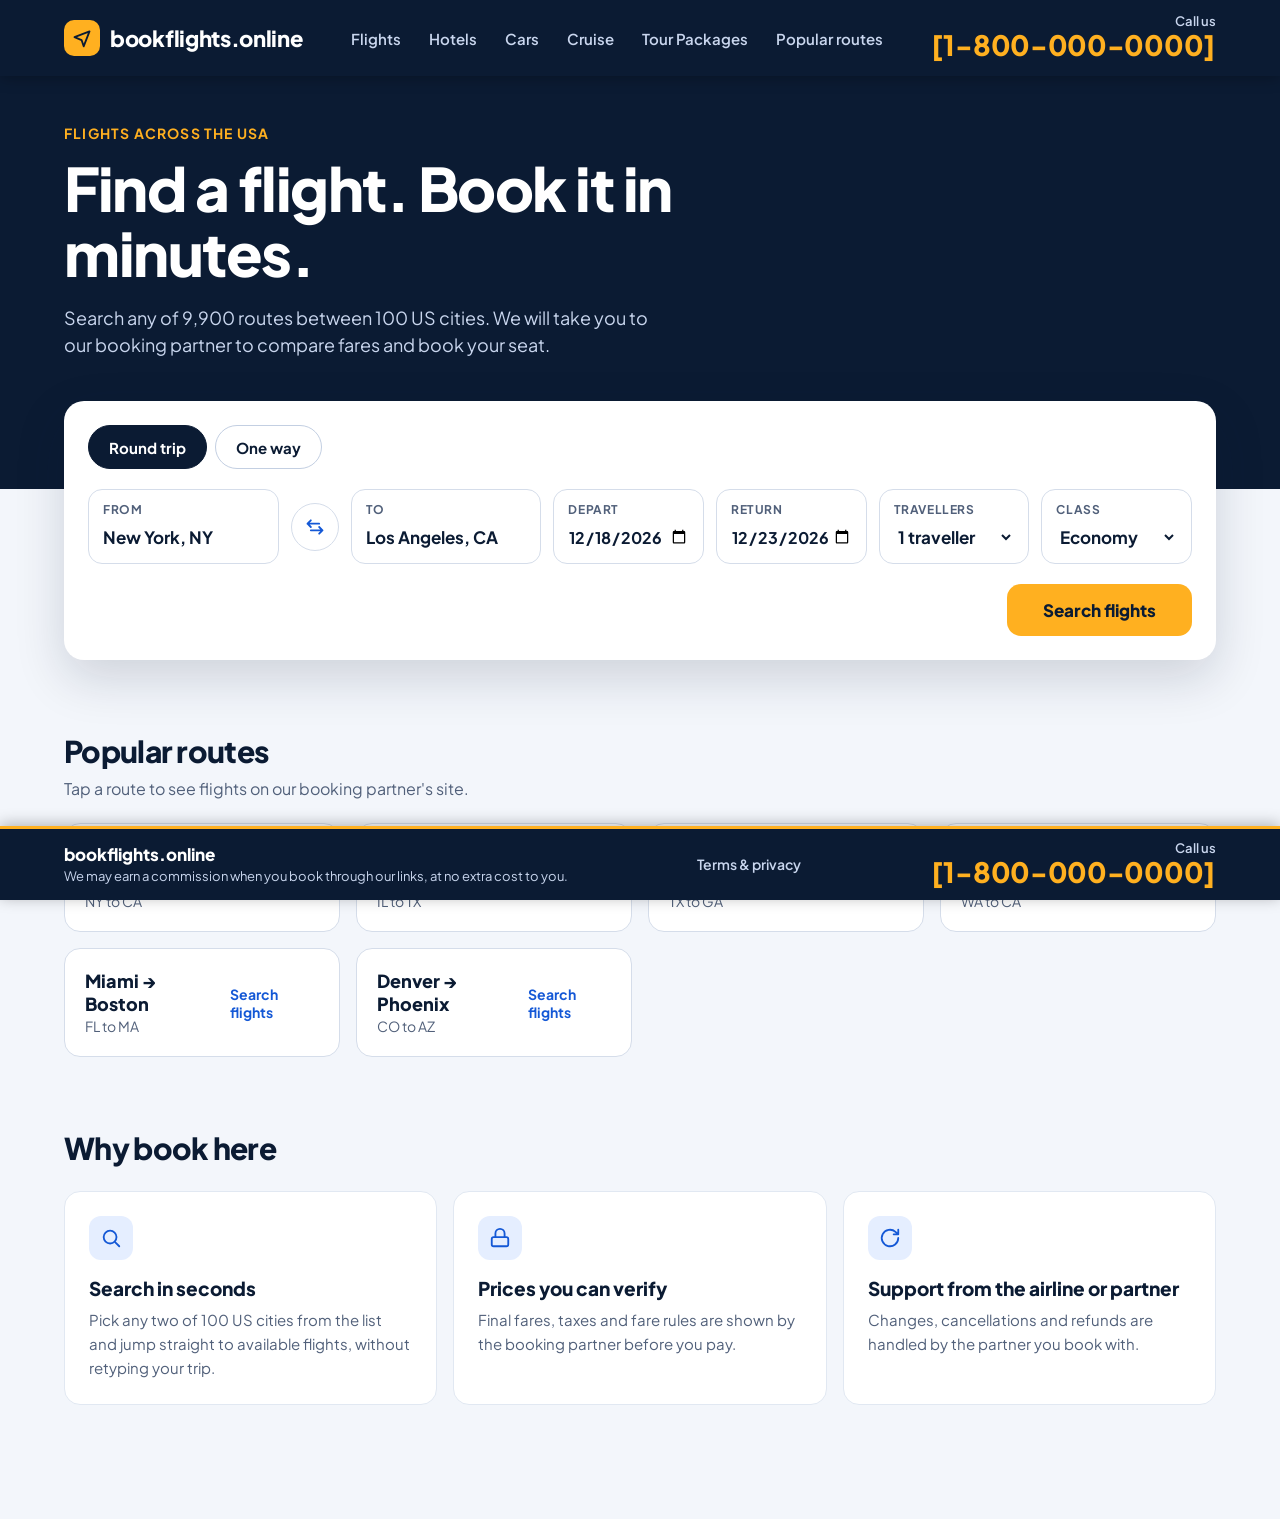
<file: index.html>
<!doctype html>
<html lang="en">
<head>
<meta charset="utf-8">
<meta name="viewport" content="width=device-width, initial-scale=1">
<title>bookflights.online | Search flights across the USA</title>
<meta name="description" content="Search flights between 100 US cities and continue on our booking partner's site.">
<link rel="preconnect" href="https://fonts.googleapis.com">
<link rel="stylesheet" href="https://fonts.googleapis.com/css2?family=Plus+Jakarta+Sans:wght@400;500;600;700;800&display=swap">
<link rel="stylesheet" href="site.css">
<script src="layout.js" defer></script>
<style>
button{font-family:inherit;cursor:pointer}
.hero{background:#0B1B33;padding:48px 0 130px}
.eyebrow{margin:0 0 14px;color:#FFB020;font-weight:700;font-size:14px;letter-spacing:1.2px;text-transform:uppercase}
h1{margin:0;color:#fff;font-size:clamp(34px,5vw,60px);line-height:1.08;font-weight:800;letter-spacing:-1.5px;max-width:760px}
.sub{margin:18px 0 0;color:#C9D6EE;font-size:18px;line-height:1.55;max-width:600px}
.search{margin:-88px auto 0;position:relative}
.card{background:#fff;border-radius:20px;padding:24px;box-shadow:0 18px 50px rgba(11,27,51,.16);display:flex;flex-direction:column;gap:20px}
.chips,.fields,.actions{display:flex;flex-wrap:wrap;gap:12px}
.chips{gap:8px}
.chip{min-height:44px;padding:0 20px;border-radius:999px;font-weight:700;font-size:15px;background:#fff;color:#0B1B33;border:1.5px solid #C3CFE2}
.chip[aria-pressed="true"]{background:#0B1B33;color:#fff;border-color:#0B1B33}
.field{display:flex;flex-direction:column;gap:6px;flex:1 1 190px;min-width:0;padding:12px 14px;border:1.5px solid #D5DDEA;border-radius:14px;background:#fff}
.field.sm{flex-basis:150px}
.field:focus-within{border-color:#1458D6;box-shadow:0 0 0 3px rgba(20,88,214,.18)}
.field[hidden]{display:none}
.lbl{font-size:12px;font-weight:700;color:#51607A;letter-spacing:.6px;text-transform:uppercase}
.inp{border:0;background:transparent;font:700 17px 'Plus Jakarta Sans',system-ui,sans-serif;color:#0B1B33;outline:none;min-height:28px;padding:0;width:100%;min-width:0}
.swap{flex:0 0 48px;align-self:center;width:48px;height:48px;border-radius:50%;border:1.5px solid #D5DDEA;background:#fff;color:#1458D6;display:flex;align-items:center;justify-content:center}
.alert{background:#FFF3D6;border:1.5px solid #FFB020;border-radius:14px;padding:16px 20px;font-weight:600;font-size:16px}
.alert[hidden]{display:none}
.actions{justify-content:flex-end}
.cta{min-height:52px;padding:0 36px;border-radius:14px;background:#FFB020;color:#0B1B33;font-weight:800;font-size:17px;display:inline-flex;align-items:center;text-decoration:none}
section.block{margin-top:72px}
h2{margin:0 0 8px;font-size:30px;font-weight:800;letter-spacing:-.7px}
.lead{margin:0 0 24px;color:#51607A;font-size:16px}
.grid{display:grid;grid-template-columns:repeat(auto-fit,minmax(260px,1fr));gap:16px}
.route{background:#fff;border:1.5px solid #D5DDEA;border-radius:16px;padding:20px;min-height:96px;display:flex;align-items:center;justify-content:space-between;gap:12px;color:#0B1B33;text-decoration:none}
.route b{display:block;font-weight:800;font-size:18px}
.route span{color:#51607A;font-size:14px}
.route em{font-style:normal;color:#1458D6;font-weight:700;font-size:14px}
.why{background:#fff;border-radius:16px;padding:24px;border:1.5px solid #E1E8F2}
.why h3{margin:0 0 8px;font-size:19px;font-weight:800}
.why p{margin:0;color:#51607A;font-size:15px;line-height:1.6}
.ico{width:44px;height:44px;border-radius:12px;background:#E5EEFF;color:#1458D6;display:flex;align-items:center;justify-content:center;margin-bottom:16px}
</style>
</head>
<body>

<section class="hero" id="top">
<div class="wrap">
<p class="eyebrow">Flights across the USA</p>
<h1>Find a flight. Book it in minutes.</h1>
<p class="sub">Search any of 9,900 routes between 100 US cities. We will take you to our booking partner to compare fares and book your seat.</p>
</div>
</section>

<section class="wrap search" id="search">
<div class="card">
<div class="chips" role="group" aria-label="Trip type">
<button class="chip" id="tRound" type="button" aria-pressed="true">Round trip</button>
<button class="chip" id="tOne" type="button" aria-pressed="false">One way</button>
</div>

<div class="fields">
<label class="field"><span class="lbl">From</span><input class="inp" id="from" type="text" list="cities" autocomplete="off" placeholder="Type a city" value="New York, NY"></label>
<button class="swap" id="swap" type="button" aria-label="Swap origin and destination"><svg width="20" height="20" viewBox="0 0 24 24" fill="none" stroke="currentColor" stroke-width="2.2" stroke-linecap="round" stroke-linejoin="round" aria-hidden="true"><path d="M7 4L3 8l4 4M3 8h14M17 20l4-4-4-4M21 16H7"/></svg></button>
<label class="field"><span class="lbl">To</span><input class="inp" id="to" type="text" list="cities" autocomplete="off" placeholder="Type a city" value="Los Angeles, CA"></label>
<label class="field sm"><span class="lbl">Depart</span><input class="inp" id="depart" type="date" style="font-size:16px"></label>
<label class="field sm" id="retWrap"><span class="lbl">Return</span><input class="inp" id="ret" type="date" style="font-size:16px"></label>
<label class="field sm"><span class="lbl">Travellers</span>
<select class="inp" id="pax"><option value="1">1 traveller</option><option value="2">2 travellers</option><option value="3">3 travellers</option><option value="4">4 travellers</option><option value="5">5 travellers</option><option value="6">6 travellers</option></select></label>
<label class="field sm"><span class="lbl">Class</span>
<select class="inp" id="cabin"><option>Economy</option><option>Premium Economy</option><option>Business</option></select></label>
</div>
<datalist id="cities"></datalist>

<div class="alert" id="alert" role="alert" hidden></div>
<div class="actions"><a class="cta" id="go" href="#" rel="noopener sponsored">Search flights</a></div>
</div>
</section>

<section class="wrap block" id="routes">
<h2>Popular routes</h2>
<p class="lead">Tap a route to see flights on our booking partner's site.</p>
<div class="grid" id="routeGrid"></div>
</section>

<section class="wrap block">
<h2 style="margin-bottom:24px">Why book here</h2>
<div class="grid">
<div class="why"><div class="ico"><svg width="22" height="22" viewBox="0 0 24 24" fill="none" stroke="currentColor" stroke-width="2" stroke-linecap="round" stroke-linejoin="round" aria-hidden="true"><circle cx="11" cy="11" r="7"/><path d="M21 21l-4.3-4.3"/></svg></div><h3>Search in seconds</h3><p>Pick any two of 100 US cities from the list and jump straight to available flights, without retyping your trip.</p></div>
<div class="why"><div class="ico"><svg width="22" height="22" viewBox="0 0 24 24" fill="none" stroke="currentColor" stroke-width="2" stroke-linecap="round" stroke-linejoin="round" aria-hidden="true"><rect x="3" y="11" width="18" height="10" rx="2"/><path d="M7 11V7a5 5 0 0110 0v4"/></svg></div><h3>Prices you can verify</h3><p>Final fares, taxes and fare rules are shown by the booking partner before you pay.</p></div>
<div class="why"><div class="ico"><svg width="22" height="22" viewBox="0 0 24 24" fill="none" stroke="currentColor" stroke-width="2" stroke-linecap="round" stroke-linejoin="round" aria-hidden="true"><path d="M21 12a9 9 0 11-3-6.7L21 8M21 3v5h-5"/></svg></div><h3>Support from the airline or partner</h3><p>Changes, cancellations and refunds are handled by the partner you book with.</p></div>
</div>
</section>


<script>
(function () {
  // Paste your affiliate link here (must start with https://). Adjust the query names in buildUrl to match your partner's format.
  var AFFILIATE_BASE = '[AFFILIATE LINK]';
  var CITIES = ["Albuquerque, NM", "Anaheim, CA", "Arlington, TX", "Atlanta, GA", "Aurora, CO", "Austin, TX", "Bakersfield, CA", "Baltimore, MD", "Baton Rouge, LA", "Boise, ID", "Boston, MA", "Buffalo, NY", "Chandler, AZ", "Charlotte, NC", "Chesapeake, VA", "Chicago, IL", "Chula Vista, CA", "Cincinnati, OH", "Cleveland, OH", "Colorado Springs, CO", "Columbus, OH", "Corpus Christi, TX", "Dallas, TX", "Denver, CO", "Des Moines, IA", "Detroit, MI", "Durham, NC", "El Paso, TX", "Fort Wayne, IN", "Fort Worth, TX", "Fremont, CA", "Fresno, CA", "Garland, TX", "Gilbert, AZ", "Glendale, AZ", "Greensboro, NC", "Henderson, NV", "Hialeah, FL", "Honolulu, HI", "Houston, TX", "Indianapolis, IN", "Irvine, CA", "Irving, TX", "Jacksonville, FL", "Jersey City, NJ", "Kansas City, MO", "Laredo, TX", "Las Vegas, NV", "Lexington, KY", "Lincoln, NE", "Long Beach, CA", "Los Angeles, CA", "Louisville, KY", "Lubbock, TX", "Madison, WI", "Memphis, TN", "Mesa, AZ", "Miami, FL", "Milwaukee, WI", "Minneapolis, MN", "Nashville, TN", "New Orleans, LA", "New York, NY", "Newark, NJ", "Norfolk, VA", "North Las Vegas, NV", "Oakland, CA", "Oklahoma City, OK", "Omaha, NE", "Orlando, FL", "Philadelphia, PA", "Phoenix, AZ", "Pittsburgh, PA", "Portland, OR", "Raleigh, NC", "Reno, NV", "Richmond, VA", "Riverside, CA", "Sacramento, CA", "Saint Paul, MN", "San Antonio, TX", "San Diego, CA", "San Francisco, CA", "San Jose, CA", "Santa Ana, CA", "Scottsdale, AZ", "Seattle, WA", "Spokane, WA", "St. Louis, MO", "St. Petersburg, FL", "Stockton, CA", "Tacoma, WA", "Tampa, FL", "Toledo, OH", "Tucson, AZ", "Tulsa, OK", "Virginia Beach, VA", "Washington, DC", "Wichita, KS", "Winston-Salem, NC"];
  var POPULAR = [["New York, NY", "Los Angeles, CA"], ["Chicago, IL", "Houston, TX"], ["Dallas, TX", "Atlanta, GA"], ["Seattle, WA", "San Francisco, CA"], ["Miami, FL", "Boston, MA"], ["Denver, CO", "Phoenix, AZ"]];
  var set = {}; CITIES.forEach(function (c) { set[c] = true; });
  var $ = function (id) { return document.getElementById(id); };
  var trip = 'round';

  var dl = $('cities');
  CITIES.forEach(function (c) { var o = document.createElement('option'); o.value = c; dl.appendChild(o); });

  function iso(d) { return d.toISOString().slice(0, 10); }
  var t = new Date(); var d1 = new Date(t.getTime() + 14 * 864e5); var d2 = new Date(t.getTime() + 19 * 864e5);
  $('depart').min = iso(t); $('ret').min = iso(t);
  $('depart').value = iso(d1); $('ret').value = iso(d2);

  function name(c) { return c.split(',')[0]; }
  function st(c) { return (c.split(',')[1] || '').trim(); }

  function buildUrl(from, to) {
    if (AFFILIATE_BASE.indexOf('https://') !== 0) return '#';
    var q = new URLSearchParams({ origin: from, destination: to, depart_date: $('depart').value, adults: $('pax').value, cabin: $('cabin').value });
    if (trip === 'round') q.set('return_date', $('ret').value);
    return AFFILIATE_BASE + (AFFILIATE_BASE.indexOf('?') >= 0 ? '&' : '?') + q.toString();
  }
  function setLink(a, url) {
    a.href = url;
    if (url === '#') { a.removeAttribute('target'); } else { a.target = '_blank'; }
  }

  var grid = $('routeGrid');
  POPULAR.forEach(function (p) {
    var a = document.createElement('a');
    a.className = 'route'; a.rel = 'noopener sponsored';
    a.innerHTML = '<div><b></b><span></span></div><em>Search flights</em>';
    a.querySelector('b').textContent = name(p[0]) + ' → ' + name(p[1]);
    a.querySelector('span').textContent = st(p[0]) + ' to ' + st(p[1]);
    a._p = p; grid.appendChild(a);
  });

  function update() {
    var from = $('from').value.trim(), to = $('to').value.trim(), msg = '';
    if (!set[from]) msg = 'Please choose a departure city from the list.';
    else if (!set[to]) msg = 'Please choose a destination city from the list.';
    else if (from === to) msg = 'Origin and destination are the same. Please choose two different cities.';
    $('alert').hidden = !msg; $('alert').textContent = msg;
    setLink($('go'), msg ? '#' : buildUrl(from, to));
    Array.prototype.forEach.call(grid.children, function (a) { setLink(a, buildUrl(a._p[0], a._p[1])); });
  }

  function setTrip(v) {
    trip = v;
    $('tRound').setAttribute('aria-pressed', v === 'round');
    $('tOne').setAttribute('aria-pressed', v === 'one');
    $('retWrap').hidden = v !== 'round';
    update();
  }
  $('tRound').onclick = function () { setTrip('round'); };
  $('tOne').onclick = function () { setTrip('one'); };
  $('swap').onclick = function () { var a = $('from').value; $('from').value = $('to').value; $('to').value = a; update(); };
  ['from', 'to'].forEach(function (id) {
    $(id).addEventListener('focus', function () { this.select(); });
  });
  ['from', 'to', 'depart', 'ret', 'pax', 'cabin'].forEach(function (id) {
    $(id).addEventListener('input', update); $(id).addEventListener('change', update);
  });
  $('go').addEventListener('click', function (e) { if (this.getAttribute('href') === '#') e.preventDefault(); });
  update();
})();
</script>
</body>
</html>
</file>
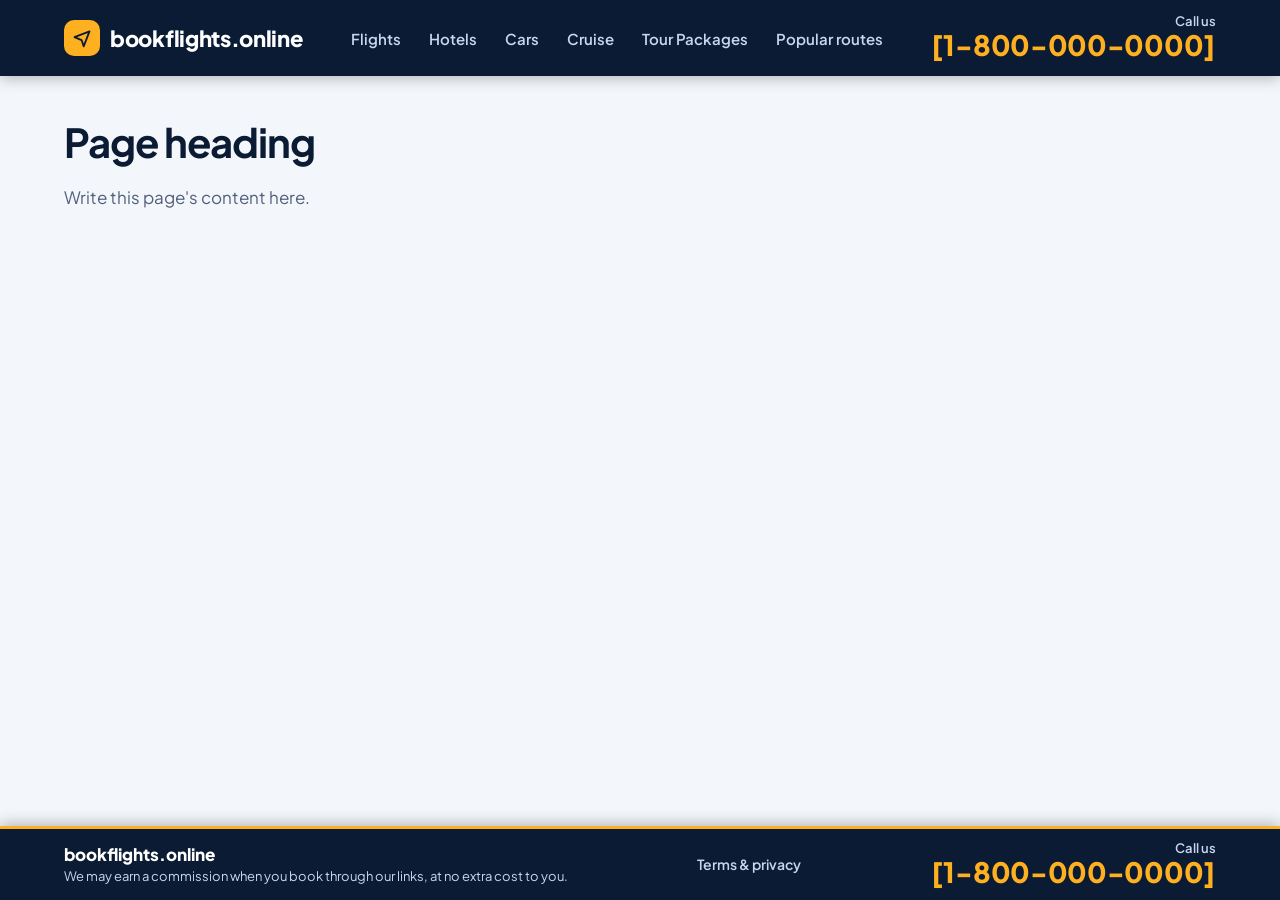
<file: page-template.html>
<!doctype html>
<html lang="en">
<head>
<meta charset="utf-8">
<meta name="viewport" content="width=device-width, initial-scale=1">
<title>Page title | bookflights.online</title>
<link rel="preconnect" href="https://fonts.googleapis.com">
<link rel="stylesheet" href="https://fonts.googleapis.com/css2?family=Plus+Jakarta+Sans:wght@400;500;600;700;800&display=swap">
<link rel="stylesheet" href="site.css">
<script src="layout.js" defer></script>
</head>
<body>
<!-- Header and footer are added automatically by layout.js -->
<main class="wrap" style="padding-top:40px;padding-bottom:40px">
  <h1 style="margin:0 0 16px;font-size:40px;letter-spacing:-1px">Page heading</h1>
  <p style="color:#51607A;font-size:17px;line-height:1.6">Write this page's content here.</p>
</main>
</body>
</html>
</file>
<file: site.css>
/* Shared styles for every page: fixed header + fixed footer */
:root{--hh:88px;--fh:80px;--navy:#0B1B33;--amber:#FFB020;--ink:#0B1B33;--muted:#51607A}
*{box-sizing:border-box}
html{scroll-padding-top:calc(var(--hh) + 16px)}
body{margin:0;padding-top:var(--hh);padding-bottom:calc(var(--fh) + 40px);font-family:'Plus Jakarta Sans',system-ui,sans-serif;color:var(--ink);background:#F3F6FB}
a{color:#1458D6}
.wrap{max-width:1200px;margin:0 auto;padding:0 24px}

/* Header (fixed at the top) */
.site-header{position:fixed;top:0;left:0;right:0;z-index:1000;background:var(--navy);box-shadow:0 2px 14px rgba(0,0,0,.28)}
.site-header .bar{min-height:76px;display:flex;flex-wrap:wrap;align-items:center;justify-content:space-between;gap:8px 24px}
.logo{display:flex;align-items:center;gap:10px;color:#fff;text-decoration:none;font-weight:800;font-size:22px;letter-spacing:-.3px}
.logo i{width:36px;height:36px;border-radius:10px;background:var(--amber);color:var(--navy);display:flex;align-items:center;justify-content:center;flex:none}
.site-nav{display:flex;flex-wrap:wrap;align-items:center;gap:8px 28px}
.site-nav a{color:#C9D6EE;text-decoration:none;font-weight:600;font-size:15px;padding:12px 0}
.site-nav a:hover,.site-nav a[aria-current="page"]{color:#fff}
.phone{display:flex;flex-direction:column;align-items:flex-end;text-decoration:none;line-height:1.15;padding:6px 0}
.phone small{color:#C9D6EE;font-size:13px;font-weight:600}
.phone strong{color:var(--amber);font-size:28px;font-weight:800;letter-spacing:-.3px}
.phone:hover strong{color:#fff}

/* Footer (fixed at the bottom) */
.site-footer{position:fixed;bottom:0;left:0;right:0;z-index:1000;background:var(--navy);border-top:3px solid var(--amber);box-shadow:0 -2px 14px rgba(0,0,0,.28)}
.site-footer .bar{min-height:68px;display:flex;flex-wrap:wrap;align-items:center;justify-content:space-between;gap:8px 24px;padding-top:6px;padding-bottom:6px}
.site-footer .brand{color:#fff;font-weight:800;font-size:17px}
.site-footer p{margin:2px 0 0;color:#C9D6EE;font-size:13px;line-height:1.4;max-width:560px}
.site-footer .links{display:flex;flex-wrap:wrap;gap:4px 20px}
.site-footer .links a{color:#C9D6EE;text-decoration:none;font-size:14px;font-weight:600;padding:8px 0}
.site-footer .links a:hover{color:#fff}

a:focus-visible,button:focus-visible{outline:3px solid var(--amber);outline-offset:2px}

@media (max-width:820px){
  .site-nav{display:none}
  .site-footer p{display:none}
}
@media (max-width:520px){
  .logo{font-size:18px}
  .logo i{width:30px;height:30px}
  .phone strong{font-size:22px}
  .site-footer .brand{display:none}
  .site-footer .bar{justify-content:space-between}
}
</file>
